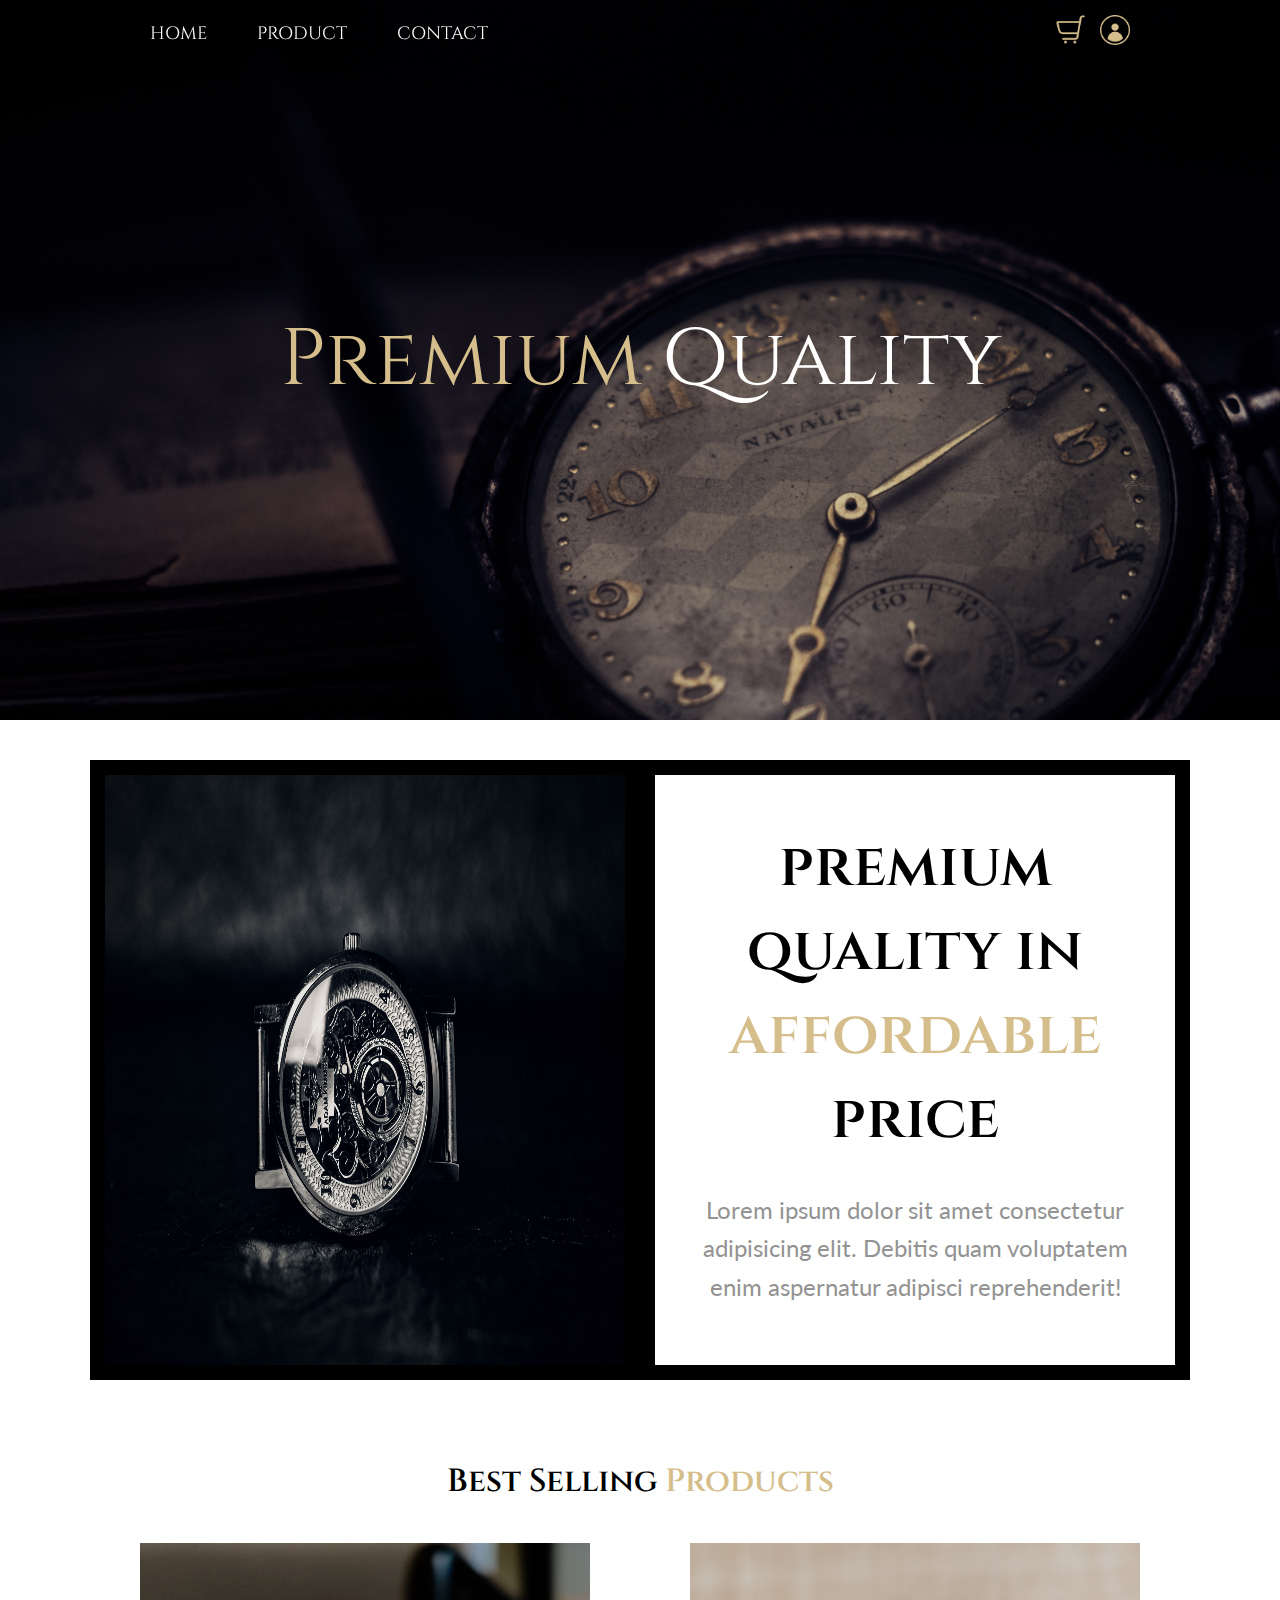
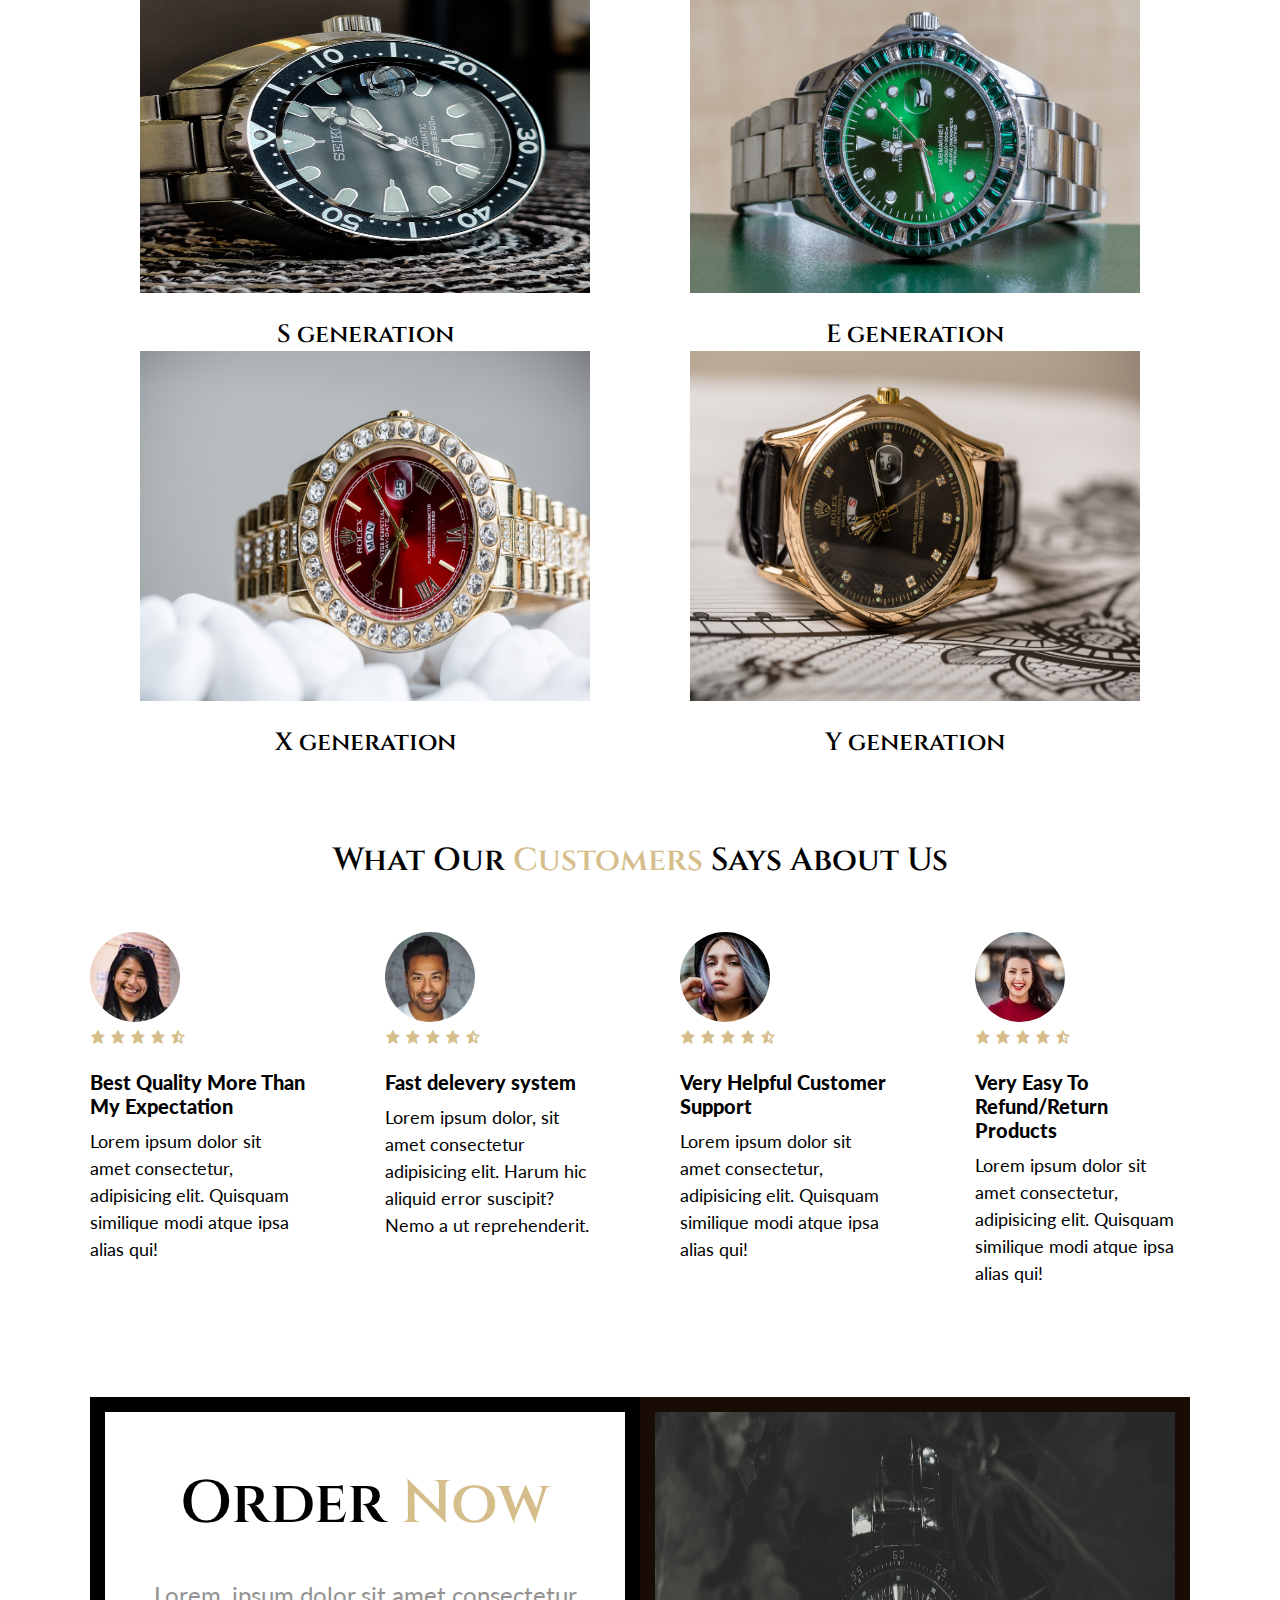
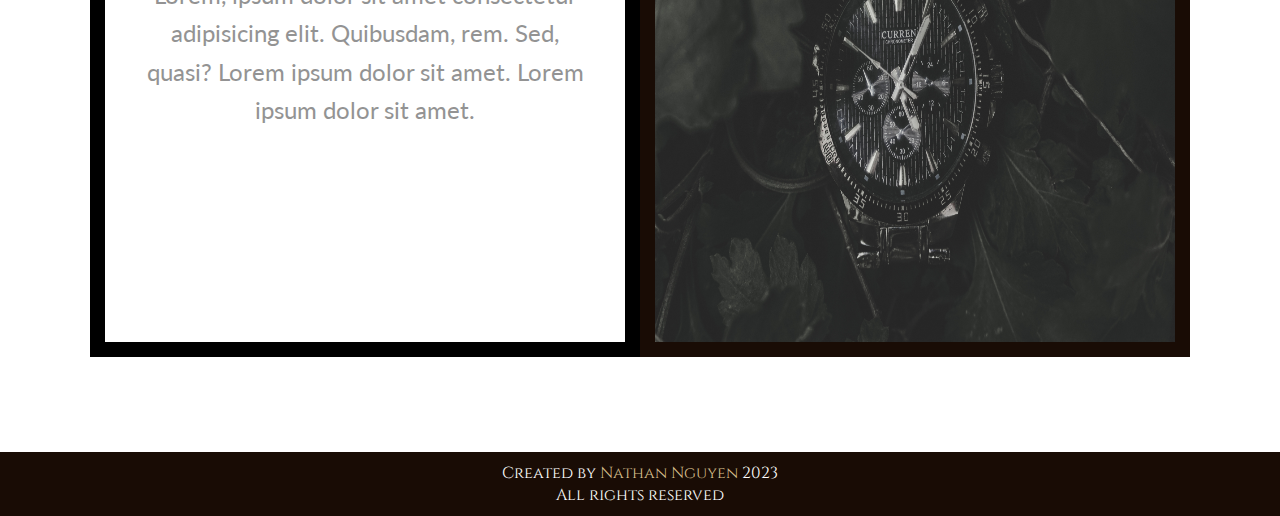
<file: index.html>
<!DOCTYPE html>
<html lang="en">
  <head>
    <meta charset="UTF-8" />
    <meta name="viewport" content="width=device-width, initial-scale=1.0" />
    <title>Watch</title>
    <link rel="stylesheet" href="css/style.css" />
    <link rel="stylesheet" href="css/queries.css" />
    <link rel="preconnect" href="https://fonts.googleapis.com" />
    <link rel="preconnect" href="https://fonts.gstatic.com" crossorigin />
    <link
      href="https://fonts.googleapis.com/css2?family=Cinzel:wght@400;500;600;700;800;900&display=swap"
      rel="stylesheet"
    />
    <link
      href="https://fonts.googleapis.com/css2?family=Lato:wght@400;700;900&display=swap"
      rel="stylesheet"
    />
    <link
      href="https://unpkg.com/boxicons@2.1.4/css/boxicons.min.css"
      rel="stylesheet"
    />
  </head>
  <body>
    <header>
      <div class="header-div">
        <div class="menu-btn">
          <i class="bx bx-menu"></i>
        </div>
        <ul class="navigation-links">
          <li><a href="#">HOME</a></li>
          <li><a href="product.html" target="_blank">PRODUCT</a></li>
          <!-- <li><a href="">ABOUT</a></li> -->
          <li><a href="404.html">CONTACT</a></li>
        </ul>
        <div class="navigation-icons">
          <a href="login.html" target="_blank"><img src="img/cart.png" /></a>
          <a href="login.html" target="_blank"><img src="img/user.png" /></a>
        </div>
      </div>
    </header>
    <main>
      <section class="hero-section">
        <div class="hero-div">
          <h1><span>Premium</span> Quality</h1>
        </div>
      </section>

      <section class="intro-section">
        <div class="intro-div">
          <div class="intro-div-left">
            <img src="img/intro.jpg" alt="watch img" />
          </div>
          <div class="intro-div-right">
            <h2>premium quality in <span>affordable</span> price</h2>
            <p>
              Lorem ipsum dolor sit amet consectetur adipisicing elit. Debitis
              quam voluptatem enim aspernatur adipisci reprehenderit!
            </p>
          </div>
        </div>
      </section>

      <section class="product-section">
        <div class="product-div">
          <h2>Best Selling <span>Products</span></h2>
          <div class="product-grid">
            <div>
              <img src="img/product1.jpg" alt="watch img" />
              <p>S generation</p>
            </div>
            <div>
              <img src="img/product2.jpg" alt="watch img" />
              <p>E generation</p>
            </div>
            <div>
              <img src="img/product3.jpg" alt="watch img" />
              <p>X generation</p>
            </div>
            <div>
              <img src="img/product4.jpg" alt="watch img" />
              <p>Y generation</p>
            </div>
          </div>
        </div>
      </section>

      <section class="reviews-section">
        <div class="reviews-div">
          <h2>What Our <span>Customers</span> Says About Us</h2>
          <div class="reviews-grid">
            <div>
              <img src="img/customer-1.jpg" alt="customer img" />
              <div class="icons">
                <i class="bx bxs-star"></i>
                <i class="bx bxs-star"></i>
                <i class="bx bxs-star"></i>
                <i class="bx bxs-star"></i>
                <i class="bx bxs-star-half"></i>
              </div>
              <h3>Best Quality More Than My Expectation</h3>
              <p>
                Lorem ipsum dolor sit amet consectetur, adipisicing elit.
                Quisquam similique modi atque ipsa alias qui!
              </p>
            </div>
            <div>
              <img src="img/customer-2.jpg" alt="customer img" />
              <div class="icons">
                <i class="bx bxs-star"></i>
                <i class="bx bxs-star"></i>
                <i class="bx bxs-star"></i>
                <i class="bx bxs-star"></i>
                <i class="bx bxs-star-half"></i>
              </div>
              <h3>Fast delevery system</h3>

              <p>
                Lorem ipsum dolor, sit amet consectetur adipisicing elit. Harum
                hic aliquid error suscipit? Nemo a ut reprehenderit.
              </p>
            </div>
            <div>
              <img src="img/customer-3.jpg" alt="customer img" />
              <div class="icons">
                <i class="bx bxs-star"></i>
                <i class="bx bxs-star"></i>
                <i class="bx bxs-star"></i>
                <i class="bx bxs-star"></i>
                <i class="bx bxs-star-half"></i>
              </div>
              <h3>Very Helpful Customer Support</h3>
              <p>
                Lorem ipsum dolor sit amet consectetur, adipisicing elit.
                Quisquam similique modi atque ipsa alias qui!
              </p>
            </div>
            <div>
              <img src="img/customer-4.jpg" alt="customer img" />
              <div class="icons">
                <i class="bx bxs-star"></i>
                <i class="bx bxs-star"></i>
                <i class="bx bxs-star"></i>
                <i class="bx bxs-star"></i>
                <i class="bx bxs-star-half"></i>
              </div>
              <h3>Very Easy To Refund/Return Products</h3>
              <p>
                Lorem ipsum dolor sit amet consectetur, adipisicing elit.
                Quisquam similique modi atque ipsa alias qui!
              </p>
            </div>
          </div>
        </div>
      </section>

      <section class="order-section">
        <div class="order-div">
          <div class="order-div-left">
            <h2>Order <span>Now</span></h2>
            <p>
              Lorem, ipsum dolor sit amet consectetur adipisicing elit.
              Quibusdam, rem. Sed, quasi? Lorem ipsum dolor sit amet. Lorem
              ipsum dolor sit amet.
            </p>
          </div>
          <div class="order-div-right">
            <img src="img/order.jpg" alt="watch img" />
          </div>
        </div>
      </section>
    </main>

    <footer>
      <div class="footer-div">
        <p>Created by <span>Nathan Nguyen</span> 2023</p>
        <p>All rights reserved</p>
      </div>
    </footer>
    <script src="js/main.js"></script>
  </body>
</html>
</file>
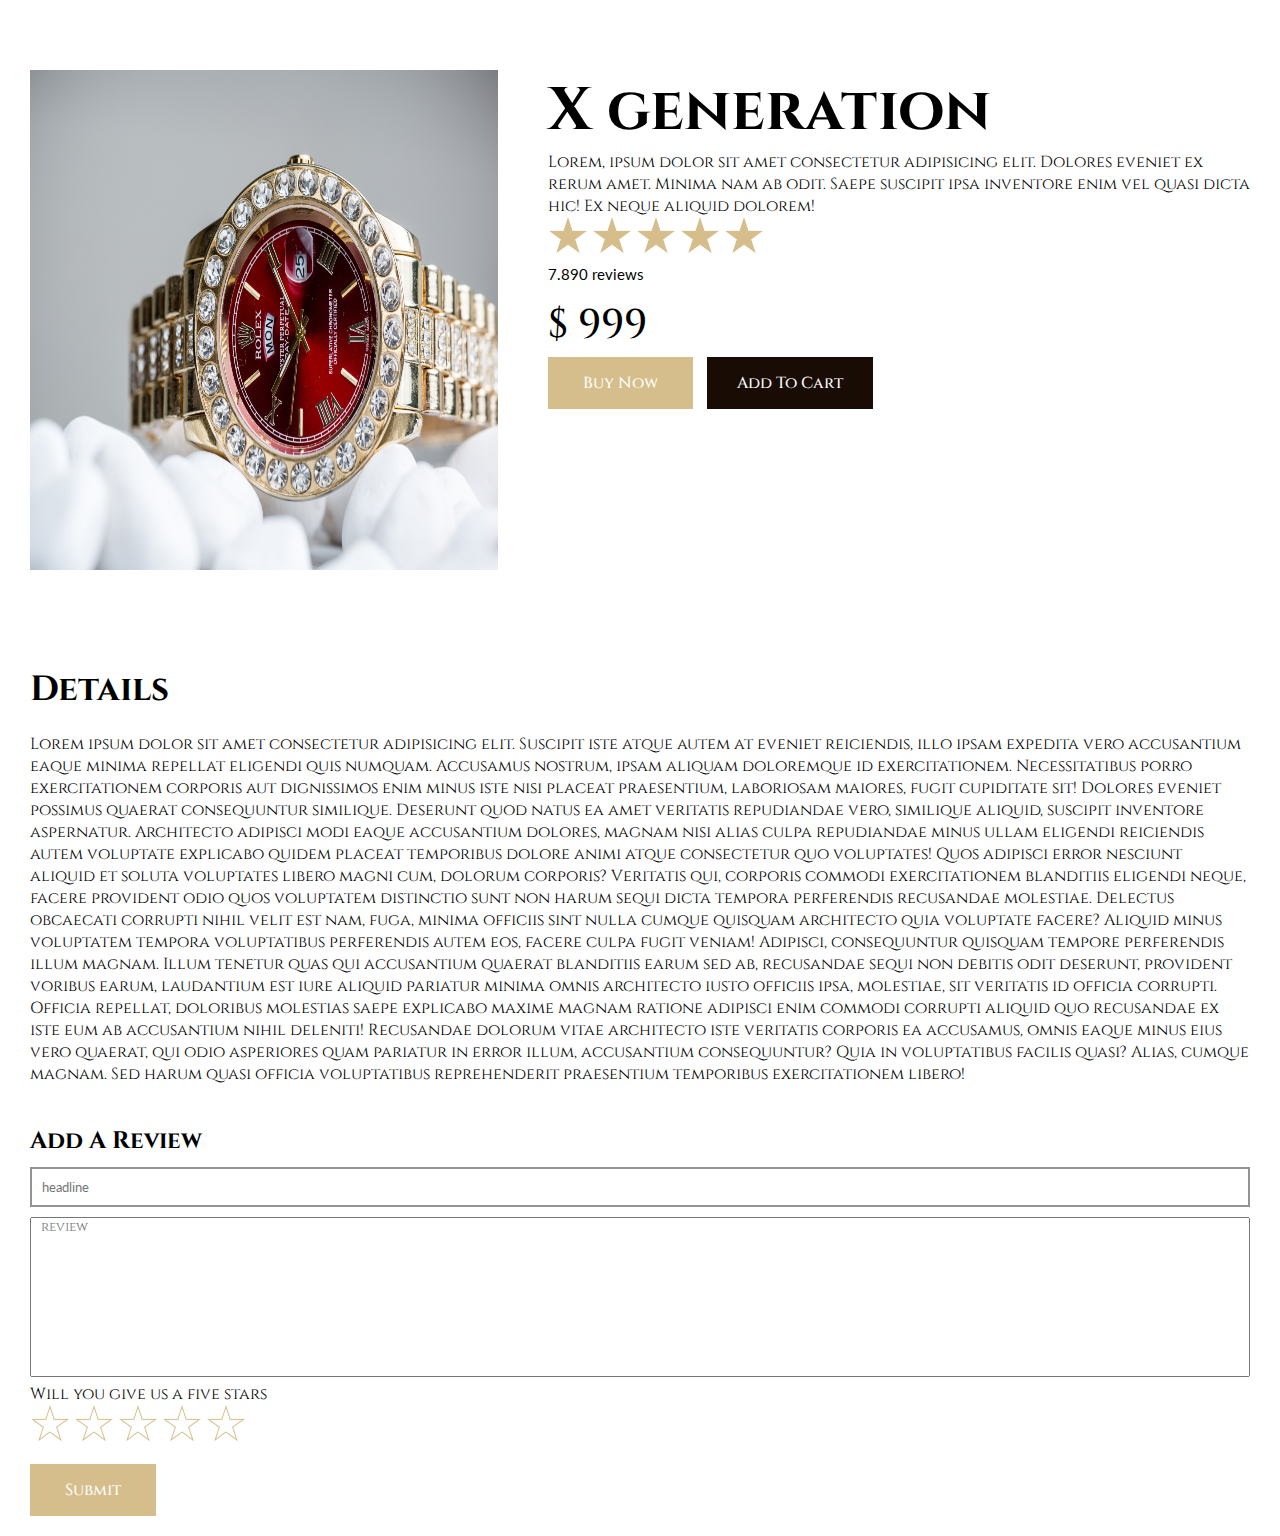
<file: product.html>
<!DOCTYPE html>
<html lang="en">
  <head>
    <meta charset="UTF-8" />
    <meta name="viewport" content="width=device-width, initial-scale=1.0" />
    <title>Document</title>
    <link rel="stylesheet" href="css/product.css" />
    <link rel="preconnect" href="https://fonts.googleapis.com" />
    <link rel="preconnect" href="https://fonts.gstatic.com" crossorigin />
    <link
      href="https://fonts.googleapis.com/css2?family=Cinzel:wght@400;500;600;700;800;900&display=swap"
      rel="stylesheet"
    />
    <link
      href="https://fonts.googleapis.com/css2?family=Lato:wght@400;700;900&display=swap"
      rel="stylesheet"
    />
    <link
      href="https://unpkg.com/boxicons@2.1.4/css/boxicons.min.css"
      rel="stylesheet"
    />
  </head>
  <body>
    <section class="productp-section">
      <div class="productp-div container">
        <div>
          <img
            src="img/product3.jpg"
            class="productp-div-img"
            alt="watch img"
          />
        </div>
        <div class="productp-div-right">
          <h2>X generation</h2>
          <p>
            Lorem, ipsum dolor sit amet consectetur adipisicing elit. Dolores
            eveniet ex rerum amet. Minima nam ab odit. Saepe suscipit ipsa
            inventore enim vel quasi dicta hic! Ex neque aliquid dolorem!
          </p>

          <img src="img/star.png" />
          <img src="img/star.png" />
          <img src="img/star.png" />
          <img src="img/star.png" />
          <img src="img/star.png" />
          <p class="review-p">7.890 reviews</p>
          <p class="price-p">$ 999</p>
          <div>
            <a class="product-btn-1">Buy Now</a>
            <a class="product-btn-2">Add To Cart</a>
          </div>
        </div>
      </div>
    </section>

    <section class="detail-section">
      <div class="detail-div container">
        <h2>Details</h2>
        <p>
          Lorem ipsum dolor sit amet consectetur adipisicing elit. Suscipit iste
          atque autem at eveniet reiciendis, illo ipsam expedita vero
          accusantium eaque minima repellat eligendi quis numquam. Accusamus
          nostrum, ipsam aliquam doloremque id exercitationem. Necessitatibus
          porro exercitationem corporis aut dignissimos enim minus iste nisi
          placeat praesentium, laboriosam maiores, fugit cupiditate sit! Dolores
          eveniet possimus quaerat consequuntur similique. Deserunt quod natus
          ea amet veritatis repudiandae vero, similique aliquid, suscipit
          inventore aspernatur. Architecto adipisci modi eaque accusantium
          dolores, magnam nisi alias culpa repudiandae minus ullam eligendi
          reiciendis autem voluptate explicabo quidem placeat temporibus dolore
          animi atque consectetur quo voluptates! Quos adipisci error nesciunt
          aliquid et soluta voluptates libero magni cum, dolorum corporis?
          Veritatis qui, corporis commodi exercitationem blanditiis eligendi
          neque, facere provident odio quos voluptatem distinctio sunt non harum
          sequi dicta tempora perferendis recusandae molestiae. Delectus
          obcaecati corrupti nihil velit est nam, fuga, minima officiis sint
          nulla cumque quisquam architecto quia voluptate facere? Aliquid minus
          voluptatem tempora voluptatibus perferendis autem eos, facere culpa
          fugit veniam! Adipisci, consequuntur quisquam tempore perferendis
          illum magnam. Illum tenetur quas qui accusantium quaerat blanditiis
          earum sed ab, recusandae sequi non debitis odit deserunt, provident
          voribus earum, laudantium est iure aliquid pariatur minima omnis
          architecto iusto officiis ipsa, molestiae, sit veritatis id officia
          corrupti. Officia repellat, doloribus molestias saepe explicabo maxime
          magnam ratione adipisci enim commodi corrupti aliquid quo recusandae
          ex iste eum ab accusantium nihil deleniti! Recusandae dolorum vitae
          architecto iste veritatis corporis ea accusamus, omnis eaque minus
          eius vero quaerat, qui odio asperiores quam pariatur in error illum,
          accusantium consequuntur? Quia in voluptatibus facilis quasi? Alias,
          cumque magnam. Sed harum quasi officia voluptatibus reprehenderit
          praesentium temporibus exercitationem libero!
        </p>
      </div>
    </section>

    <section class="review-section">
      <div class="review-div container">
        <h2>Add A Review</h2>
        <input type="text" placeholder="headline" />
        <textarea placeholder="review"></textarea>
        <p>Will you give us a five stars</p>

        <img src="img/zero-star.png" />
        <img src="img/zero-star.png" />
        <img src="img/zero-star.png" />
        <img src="img/zero-star.png" />
        <img src="img/zero-star.png" />
        <div><a class="review-btn">Submit</a></div>
      </div>
    </section>
  </body>
</html>
</file>
<file: css/style.css>
:root {
  --yellow: #d5be8b;
  --white: #ffffff;
  --black: #190c05;
  --text: #939393;
}

* {
  padding: 0;
  margin: 0;
  box-sizing: border-box;
  font-family: "Cinzel", sans-serif;
  scroll-behavior: smooth;
}

a {
  text-decoration: none;
  cursor: pointer;
}

li {
  list-style: none;
}

span {
  color: var(--yellow);
}

/* header///////////////////////////////////////////////////////////////////////////////////////  */
header {
  position: fixed;
  width: 100%;
  transition: all 0.6s ease;
}

.header-div {
  padding: 15px 150px;
  display: flex;
  justify-content: space-between;
}

.navigation-icons img {
  height: 30px;
  padding-left: 10px;
}

.header-div a {
  color: var(--white);
}

.navigation-links {
  display: flex;
  justify-content: center;
  align-items: center;
  gap: 50px;
  font-size: 18px;
  font-weight: 400;
}

.menu-btn {
  display: none;
}
/* hero///////////////////////////////////////////////////////////////////////////////////////////// */

.hero-section {
  height: 100vh;
  background-image: url(../img/hero.jpg);
  background-size: cover;
  display: flex;
  align-items: center;
  justify-content: center;
}

.hero-section h1 {
  color: var(--white);
  font-size: 100px;
  font-weight: 400;
}

/* intro/////////////////////////////////////////////////////////////////////////////////////////// */
.intro-div {
  max-width: 1900px;
  padding: 40px 90px;
  display: grid;
  grid-template-columns: repeat(2, 1fr);
  height: 700px;
  margin: 0 auto;
}

.intro-div-left img {
  width: 100%;
  height: 100%;
}

.intro-div-right {
  text-align: center;
  border: 15px solid black;
}

.intro-div-left {
  border: 15px solid black;
}

.intro-div-right h2 {
  padding-top: 50px;
  font-size: 60px;
  font-weight: 600;
  line-height: 1.4;
}

.intro-div-right p {
  font-size: 24px;
  padding: 30px 40px;
  line-height: 1.6;
  font-family: "Lato", sans-serif;
  color: var(--text);
}

/* product///////////////////////////////////////////////////////////////////////////////////////// */
.product-div {
  max-width: 1900px;
  margin: 0 auto;
  padding: 40px 90px;
}

.product-div h2 {
  padding-bottom: 40px;
  text-align: center;
  font-size: 32px;
  font-weight: 600;
}

.product-grid {
  display: grid;
  grid-template-columns: repeat(4, 1fr);
}

.product-grid img {
  height: 300px;
  width: 300px;
  transition: 0.4s ease;
}

.product-grid img:hover {
  opacity: 0.4;
}

.product-grid > div {
  text-align: center;
  font-size: 25px;
  font-weight: 600;
}

.product-grid > div > p {
  padding-top: 16px;
}

/* review//////////////////////////////////////////////////////////////////////////////////////// */
.reviews-div {
  max-width: 1900px;
  margin: 0 auto;
  padding: 40px 90px;
}

.icons {
  color: var(--yellow);
}

.reviews-div h2 {
  text-align: center;
  font-size: 32px;
  font-weight: 600;
}

.reviews-grid {
  padding-top: 50px;
  /* text-align: center; */
  display: grid;
  grid-template-columns: repeat(4, 1fr);
  gap: 80px;
}

.reviews-grid img {
  height: 90px;
  width: 90px;
  border-radius: 50%;
}

.reviews-grid > div > h3 {
  font-weight: 900;
  font-size: 20px;
  font-family: "Lato", sans-serif;
  padding-top: 20px;
}

.reviews-grid > div > p {
  font-size: 18px;
  font-weight: 400;
  font-family: "Lato", sans-serif;
  padding-top: 10px;
  line-height: 1.5;
}

/* order/////////////////////////////////////////////////////////////////////////////////  */
.order-div {
  max-width: 1900px;
  padding: 70px 90px;
  display: grid;
  grid-template-columns: repeat(2, 1fr);
  height: 700px;
  margin: 0 auto;
}

.order-div-left {
  text-align: center;
  border: 15px solid black;
}

.order-div-left h2 {
  padding-top: 50px;
  font-size: 60px;
  font-weight: 600;
  line-height: 1.4;
}

.order-div-left p {
  font-size: 24px;
  padding: 30px 40px;
  line-height: 1.6;
  font-family: "Lato", sans-serif;
  color: var(--text);
}

.order-div-right {
  border: 15px solid var(--black);
}

.order-div-right img {
  width: 100%;
  height: 100%;
}

/* footer /////////////////////////////////////////////////////////////////////// */
footer {
  background-color: var(--black);
  margin-top: 25px;
}

.footer-div {
  text-align: center;
  color: var(--white);
  padding: 10px;
  font-weight: 400;
  font-size: 16px;
}

/* CSS styling for JS ///////////////////////////////////////////////////////////////////////  */
header.sticky {
  background: var(--white);
  padding-bottom: 8px;
  z-index: 2;
}

header.sticky a {
  color: black;
  font-weight: 500;
}
</file>
<file: css/queries.css>
:root {
  --yellow: #d5be8b;
  --white: #ffffff;
  --black: #190c05;
  --text: #939393;
}

@media (max-width: 1400px) {
  .hero-section {
    height: 80vh;
  }

  .hero-div h1 {
    font-size: 80px;
  }

  .product-grid {
    grid-template-columns: repeat(2, 1fr);
  }

  .product-grid img {
    width: 450px;
    height: 350px;
  }
}

@media (max-width: 1100px) {
  header a {
    font-size: 15px;
  }

  .hero-section {
    height: 75vh;
  }

  .hero-div h1 {
    font-size: 50px;
  }

  .header-div {
    padding: 15px 80px;
  }

  .product-div {
    padding: 20px 10px;
  }

  .product-grid {
    padding: 40px;
  }

  .intro-div,
  .order-div {
    padding-left: 25px;
    padding-right: 25px;
  }

  .intro-div h2,
  .order-div h2 {
    font-size: 20px;
  }

  .intro-div p,
  .order-div p {
    font-size: 15px;
  }

  .intro-div,
  .order-div {
    height: 550px;
  }

  .product-grid {
    column-gap: 5px;
  }

  .product-grid img {
    width: 400px;
    height: 280px;
  }

  .reviews-grid > div > h2 {
    font-size: 16px;
  }

  .reviews-grid > div > p {
    font-size: 15px;
  }

  footer {
    margin-top: 5px;
  }

  footer > div > p {
    font-size: 10px;
  }
}

@media (max-width: 900px) {
  .hero-section {
    height: 65vh;
  }

  .hero-div h1 {
    font-size: 40px;
  }

  .intro-div-right,
  .intro-div-left {
    border: 5px solid black;
  }

  .order-div-right,
  .order-div-left {
    border: 5px solid black;
  }

  .product-grid img {
    width: 320px;
    height: 200px;
  }

  .intro-div,
  .order-div {
    height: 500px;
  }

  .reviews-grid {
    grid-template-columns: repeat(2, 1fr);
  }

  .reviews-grid {
    gap: 20px;
  }

  .menu-btn {
    display: block;
    font-size: 30px;
    color: var(--yellow);
    z-index: 9;
    top: 0;
    left: 0;
    font-size: 45px;
  }

  /* .navigation-links {
    display: none;
  } */

  /* test///////////////////////////////////////////////// */
  .navigation-links {
    flex-direction: column;
    background-color: red;
    position: absolute;
    width: 100vw;
    height: 100vh;
    top: 0;
    left: -120%;
    font-size: 25px;
    background-color: var(--black);
  }

  .navigation-links a {
    font-size: 25px;
    font-weight: 500;
  }

  .navigation-links.active {
    transition: all 0.4s ease;
    transform: translateX(120%);
  }

  .header-div {
    position: relative;
  }

  header.sticky a {
    color: var(--white);
  }
}

@media (max-width: 750px) {
  .hero-section {
    height: 55vh;
  }

  .hero-div h1 {
    font-size: 35px;
  }

  .intro-div {
    grid-template-columns: 1fr;
    height: 700px;
  }

  .intro-section {
    height: 650px;
  }
  .intro-div-right {
    grid-area: 1;
  }

  .intro-div-right h2 {
    font-size: 22px;
  }

  .intro-div-right p {
    font-size: 18px;
  }

  .intro-div-left {
    height: 300px;
  }

  .order-div {
    grid-template-columns: 1fr;
    height: 700px;
  }

  .order-section {
    height: 650px;
  }
  .order-div-left {
    grid-area: 1;
  }

  .order-div-left h2 {
    font-size: 22px;
  }

  .order-div-left p {
    font-size: 18px;
  }

  .order-div-right {
    height: 300px;
  }

  .product-grid {
    grid-template-columns: 1fr;
  }

  .product-grid img {
    width: 100%;
    height: 320px;
  }
}

@media (max-width: 500px) {
  .hero-div h1 {
    font-size: 30px;
  }

  .header-div {
    padding: 15px 40px;
  }

  .reviews-grid {
    grid-template-columns: 1fr;
  }

  .reviews-div h2 {
    font-size: 25px;
  }

  .reviews-div {
    padding: 40px 40px;
  }
}

@media (max-width: 450px) {
  footer {
    margin-top: 10px;
  }

  .intro-div h2,
  .order-div h2 {
    font-size: 19px;
  }

  .intro-div p,
  .order-div p {
    font-size: 14px;
  }
}
</file>
<file: css/product.css>
:root {
  --yellow: #d5be8b;
  --white: #ffffff;
  --black: #190c05;
  --text: #939393;
}

* {
  padding: 0;
  margin: 0;
  box-sizing: border-box;
  font-family: "Cinzel", sans-serif;
}

a {
  text-decoration: none;
}

li {
  list-style: none;
}

span {
  color: var(--yellow);
}

.container {
  max-width: 1800px;
  margin: 0 auto;
  padding: 20px 30px;
}

/* product////////////////////////////////////////////////////////////////////////////////////////////////////// */

.productp-div {
  display: grid;
  grid-template-columns: 1fr 1.5fr;
  /* background-color: red; */
  margin-top: 50px;
  gap: 50px;
}

.productp-div p:first-child {
  font-family: "Lato", sans-serif;
  padding-top: 20px;
  font-size: 20px;
}

.productp-div h2 {
  font-size: 60px;
}

.productp-div-img {
  height: 500px;
  width: 100%;
}

.productp-div-right i {
  font-size: 30px;
  color: var(--yellow);
  padding-top: 20px;
}

.price-p {
  font-size: 40px;
  font-weight: 500;
  font-family: "Cinzel", sans-serif;
  padding-top: 15px;
  padding-bottom: 20px;
}

.review-p {
  font-family: "Lato", sans-serif;
  padding-top: 5px;
  font-size: 15px;
}

.product-btn-1 {
  padding: 15px 35px;
  background-color: var(--yellow);
  color: var(--white);
  margin-right: 10px;
  font-weight: 500;
}

.product-btn-2 {
  padding: 15px 30px;
  background-color: var(--black);
  color: var(--white);
  font-weight: 500;
}

/* Detail ////////////////////////////////////////////////////////////////////////////////////////////////  */
.detail-section {
  padding-top: 50px;
}

.detail-div h2 {
  font-size: 35px;
  padding-bottom: 20px;
}

.detai-div p {
  line-height: 1.3;
}

/* .review-p////////////////////////////////////////////////////////////////////////////////////////////////  */
.review-div input {
  width: 100%;
  height: 40px;
  border: 2px solid var(--text);
  margin: 10px 0;
  padding: 10px;
  line-height: 40px;
  font-family: "lato", sans-serif;
  color: black;
}

.review-div textarea {
  height: 160px;
  width: 100%;
  resize: none;
  padding: 0 10px;
}

.review-btn {
  padding: 15px 35px;
  background-color: var(--yellow);
  color: var(--white);
  margin-right: 10px;
  font-weight: 500;
  display: inline-block;
  margin-top: 16px;
}
</file>
